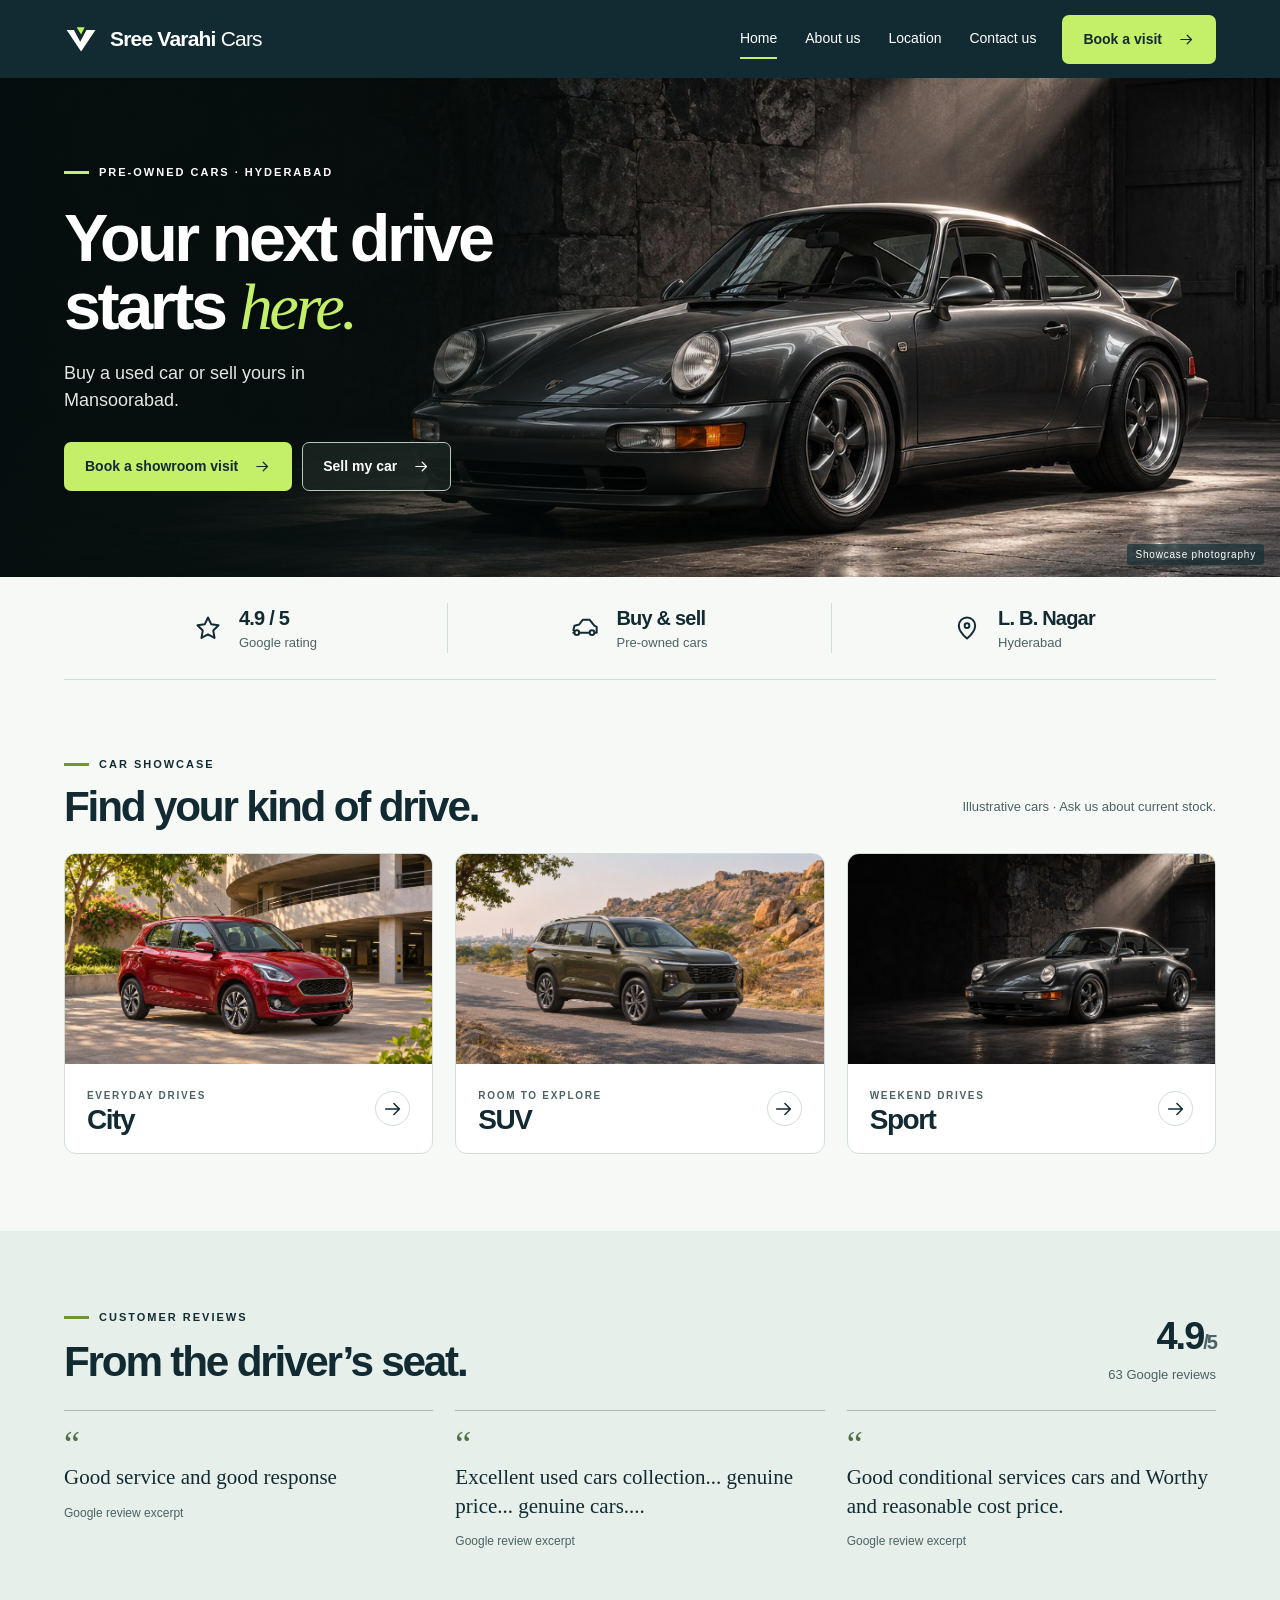
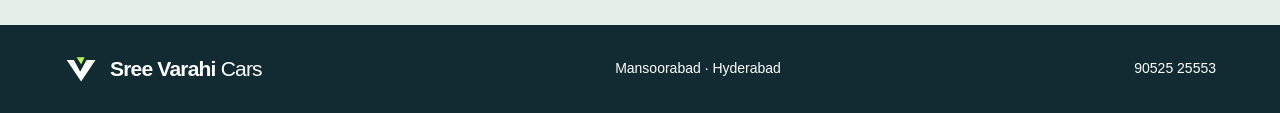
<file: index.html>
<!doctype html><html lang="en"><head><meta charset="utf-8"><meta name="viewport" content="width=device-width,initial-scale=1"><title>Home | Sree Varahi Cars</title><meta name="description" content="Buy or sell a used car with Sree Varahi Cars in Mansoorabad, Hyderabad. Request a showroom visit."><link rel="stylesheet" href="style.css"><script defer src="script.js"></script></head><body><a class="skip" href="#main">Skip to content</a><header><div class="wrap bar"><a class="brand" href="index.html"><span class="mark" aria-hidden="true"><svg viewBox="0 0 40 32"><path d="M3 6h8l7 13 7-13h10L19 30Z" fill="currentColor"/><path d="M14 3h9l-4 8Z" fill="#bcf459"/></svg></span><span>Sree Varahi <b>Cars</b></span></a><nav aria-label="Main navigation"><a href="index.html" aria-current="page">Home</a><a href="about.html" >About us</a><a href="location.html" >Location</a><a href="contact.html" >Contact us</a></nav><a class="btn " href="enquiry.html">Book a visit<svg aria-hidden="true" viewBox="0 0 24 24"><path d="M4 12h15m-6-6 6 6-6 6"/></svg></a></div></header><main id="main"><section class="hero"><div class="heroCopy"><div class="ey"><i></i>Pre-owned cars · Hyderabad</div><h1>Your next drive<br>starts <em>here.</em></h1><p>Buy a used car or sell yours in Mansoorabad.</p><div class="actions"><a class="btn " href="enquiry.html">Book a showroom visit<svg aria-hidden="true" viewBox="0 0 24 24"><path d="M4 12h15m-6-6 6 6-6 6"/></svg></a><a class="btn secondary" href="enquiry.html?type=sell">Sell my car<svg aria-hidden="true" viewBox="0 0 24 24"><path d="M4 12h15m-6-6 6 6-6 6"/></svg></a></div></div><figure><img src="images/hero.jpg" alt="Illustrative sports car"><figcaption>Showcase photography</figcaption></figure></section><div class="wrap"><div class="stats"><div><svg aria-hidden="true" viewBox="0 0 24 24"><path d="m12 3 2.7 5.7 6.3 1-4.5 4.5 1.1 6.3-5.6-3-5.6 3 1.1-6.3L3 9.7l6.3-1Z"/></svg><span><strong>4.9 / 5</strong><small>Google rating</small></span></div><div><svg aria-hidden="true" viewBox="0 0 24 24"><path d="m2 14 1-4 4-1 3-4h6l4 5 2 1v5h-2m-13 0h9m-14 0h1m4 0a2 2 0 1 1-4 0 2 2 0 0 1 4 0Zm13 0a2 2 0 1 1-4 0 2 2 0 0 1 4 0Z"/></svg><span><strong>Buy & sell</strong><small>Pre-owned cars</small></span></div><div><svg aria-hidden="true" viewBox="0 0 24 24"><path d="M19 10c0 5-7 11-7 11S5 15 5 10a7 7 0 1 1 14 0ZM14 10a2 2 0 1 1-4 0 2 2 0 0 1 4 0Z"/></svg><span><strong>L. B. Nagar</strong><small>Hyderabad</small></span></div></div></div><section class="pad wrap"><div class="ey"><i></i>Car showcase</div><div class="sectionhead"><h2>Find your kind of drive.</h2><p>Illustrative cars · Ask us about current stock.</p></div><div class="cars"><a class="card" href="enquiry.html?type=buy&amp;interest=City"><img src="images/city.jpg" alt="Illustrative city vehicle"><div><div><small>Everyday drives</small><h3>City</h3></div><span class="circle"><svg aria-hidden="true" viewBox="0 0 24 24"><path d="M4 12h15m-6-6 6 6-6 6"/></svg></span></div></a><a class="card" href="enquiry.html?type=buy&amp;interest=SUV"><img src="images/suv.jpg" alt="Illustrative suv vehicle"><div><div><small>Room to explore</small><h3>SUV</h3></div><span class="circle"><svg aria-hidden="true" viewBox="0 0 24 24"><path d="M4 12h15m-6-6 6 6-6 6"/></svg></span></div></a><a class="card" href="enquiry.html?type=buy&amp;interest=Sport"><img src="images/hero.jpg" alt="Illustrative sport vehicle"><div><div><small>Weekend drives</small><h3>Sport</h3></div><span class="circle"><svg aria-hidden="true" viewBox="0 0 24 24"><path d="M4 12h15m-6-6 6 6-6 6"/></svg></span></div></a></div></section><section class="reviews pad"><div class="wrap"><div class="reviewhead"><div><div class="ey"><i></i>Customer reviews</div><h2>From the driver’s seat.</h2></div><div class="score"><strong>4.9<span>/5</span></strong><small>63 Google reviews</small></div></div><div class="quotes"><blockquote><span aria-hidden="true">“</span><p>Good service and good response</p><cite>Google review excerpt</cite></blockquote><blockquote><span aria-hidden="true">“</span><p>Excellent used cars collection... genuine price... genuine cars....</p><cite>Google review excerpt</cite></blockquote><blockquote><span aria-hidden="true">“</span><p>Good conditional services cars and Worthy and reasonable cost price.</p><cite>Google review excerpt</cite></blockquote></div></div></section></main><footer><div class="wrap foot"><a class="brand" href="index.html"><span class="mark" aria-hidden="true"><svg viewBox="0 0 40 32"><path d="M3 6h8l7 13 7-13h10L19 30Z" fill="currentColor"/><path d="M14 3h9l-4 8Z" fill="#bcf459"/></svg></span><span>Sree Varahi <b>Cars</b></span></a><span>Mansoorabad · Hyderabad</span><a href="tel:+919052525553">90525 25553</a></div></footer></body></html>
</file>
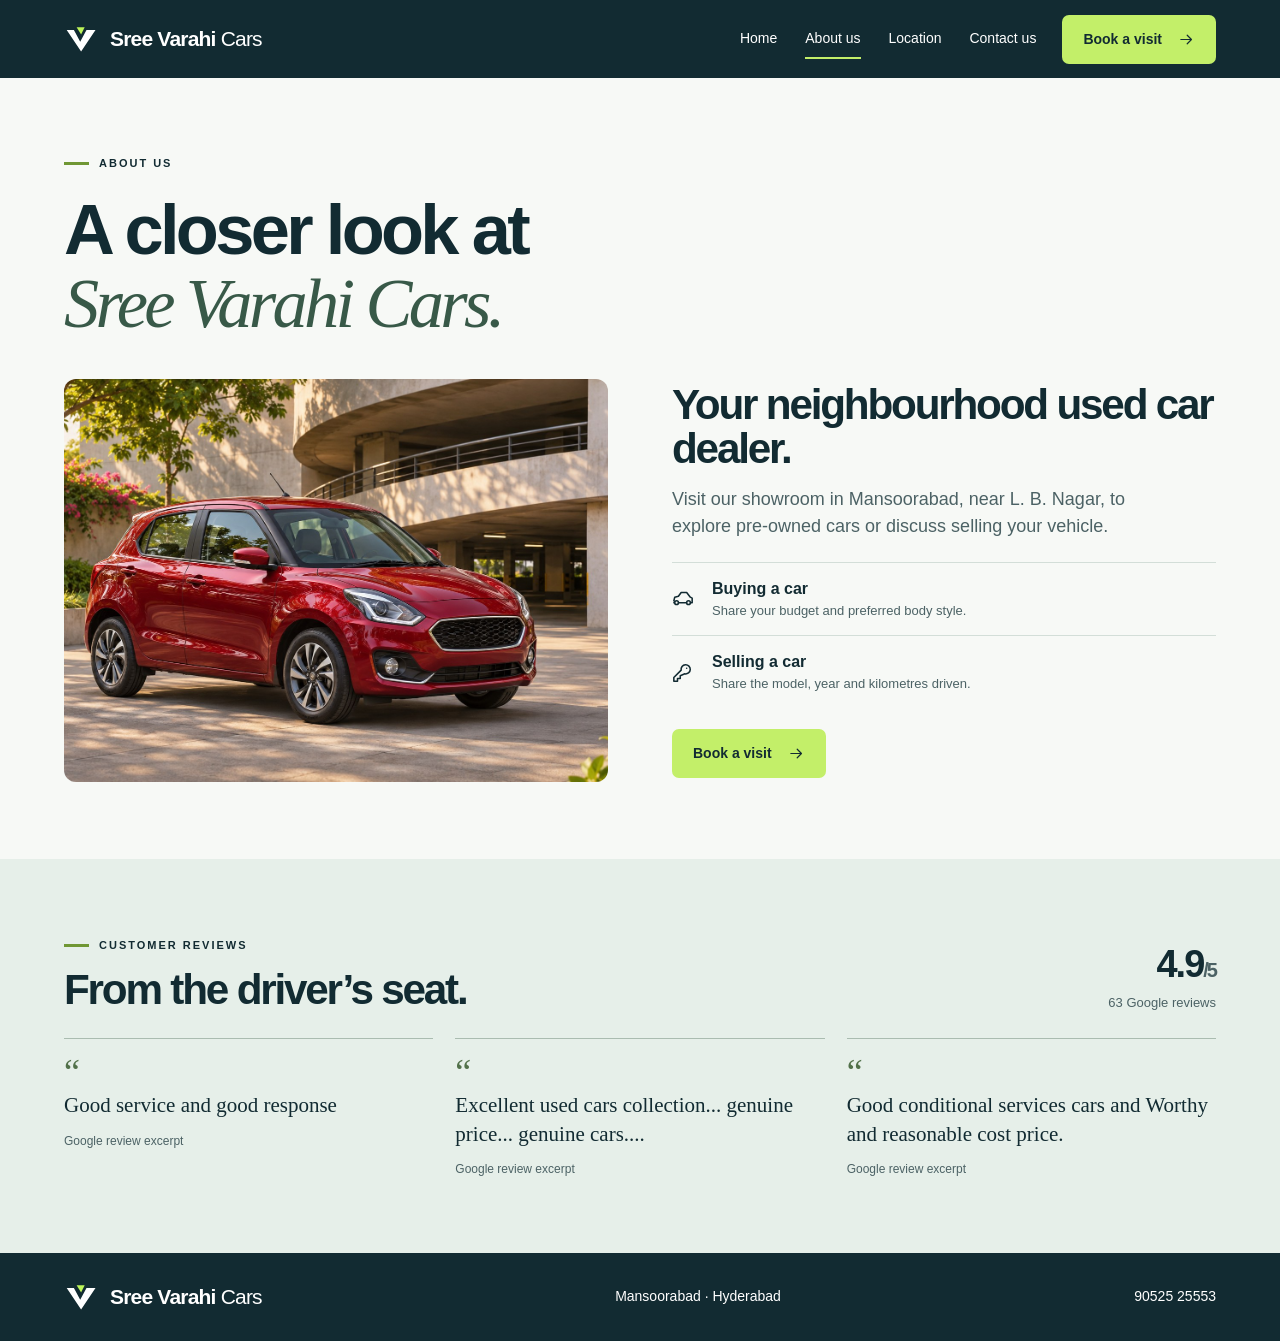
<file: about.html>
<!doctype html><html lang="en"><head><meta charset="utf-8"><meta name="viewport" content="width=device-width,initial-scale=1"><title>About us | Sree Varahi Cars</title><meta name="description" content="Buy or sell a used car with Sree Varahi Cars in Mansoorabad, Hyderabad. Request a showroom visit."><link rel="stylesheet" href="style.css"><script defer src="script.js"></script></head><body><a class="skip" href="#main">Skip to content</a><header><div class="wrap bar"><a class="brand" href="index.html"><span class="mark" aria-hidden="true"><svg viewBox="0 0 40 32"><path d="M3 6h8l7 13 7-13h10L19 30Z" fill="currentColor"/><path d="M14 3h9l-4 8Z" fill="#bcf459"/></svg></span><span>Sree Varahi <b>Cars</b></span></a><nav aria-label="Main navigation"><a href="index.html" >Home</a><a href="about.html" aria-current="page">About us</a><a href="location.html" >Location</a><a href="contact.html" >Contact us</a></nav><a class="btn " href="enquiry.html">Book a visit<svg aria-hidden="true" viewBox="0 0 24 24"><path d="M4 12h15m-6-6 6 6-6 6"/></svg></a></div></header><main id="main"><section class="wrap pad"><div class="ey"><i></i>About us</div><h1>A closer look at<br><em>Sree Varahi Cars.</em></h1><div class="split"><div class="feature"><img src="images/city.jpg" alt="Illustrative city car"></div><div><h2>Your neighbourhood used car dealer.</h2><p>Visit our showroom in Mansoorabad, near L. B. Nagar, to explore pre-owned cars or discuss selling your vehicle.</p><div class="rows"><div><svg aria-hidden="true" viewBox="0 0 24 24"><path d="m2 14 1-4 4-1 3-4h6l4 5 2 1v5h-2m-13 0h9m-14 0h1m4 0a2 2 0 1 1-4 0 2 2 0 0 1 4 0Zm13 0a2 2 0 1 1-4 0 2 2 0 0 1 4 0Z"/></svg><span><b>Buying a car</b><small>Share your budget and preferred body style.</small></span></div><div><svg aria-hidden="true" viewBox="0 0 24 24"><path d="M14 14a5 5 0 1 0-4-4L2 18v4h4v-3h3v-3ZM16 8h.01"/></svg><span><b>Selling a car</b><small>Share the model, year and kilometres driven.</small></span></div></div><a class="btn " href="enquiry.html">Book a visit<svg aria-hidden="true" viewBox="0 0 24 24"><path d="M4 12h15m-6-6 6 6-6 6"/></svg></a></div></div></section><section class="reviews pad"><div class="wrap"><div class="reviewhead"><div><div class="ey"><i></i>Customer reviews</div><h2>From the driver’s seat.</h2></div><div class="score"><strong>4.9<span>/5</span></strong><small>63 Google reviews</small></div></div><div class="quotes"><blockquote><span aria-hidden="true">“</span><p>Good service and good response</p><cite>Google review excerpt</cite></blockquote><blockquote><span aria-hidden="true">“</span><p>Excellent used cars collection... genuine price... genuine cars....</p><cite>Google review excerpt</cite></blockquote><blockquote><span aria-hidden="true">“</span><p>Good conditional services cars and Worthy and reasonable cost price.</p><cite>Google review excerpt</cite></blockquote></div></div></section></main><footer><div class="wrap foot"><a class="brand" href="index.html"><span class="mark" aria-hidden="true"><svg viewBox="0 0 40 32"><path d="M3 6h8l7 13 7-13h10L19 30Z" fill="currentColor"/><path d="M14 3h9l-4 8Z" fill="#bcf459"/></svg></span><span>Sree Varahi <b>Cars</b></span></a><span>Mansoorabad · Hyderabad</span><a href="tel:+919052525553">90525 25553</a></div></footer></body></html>
</file>
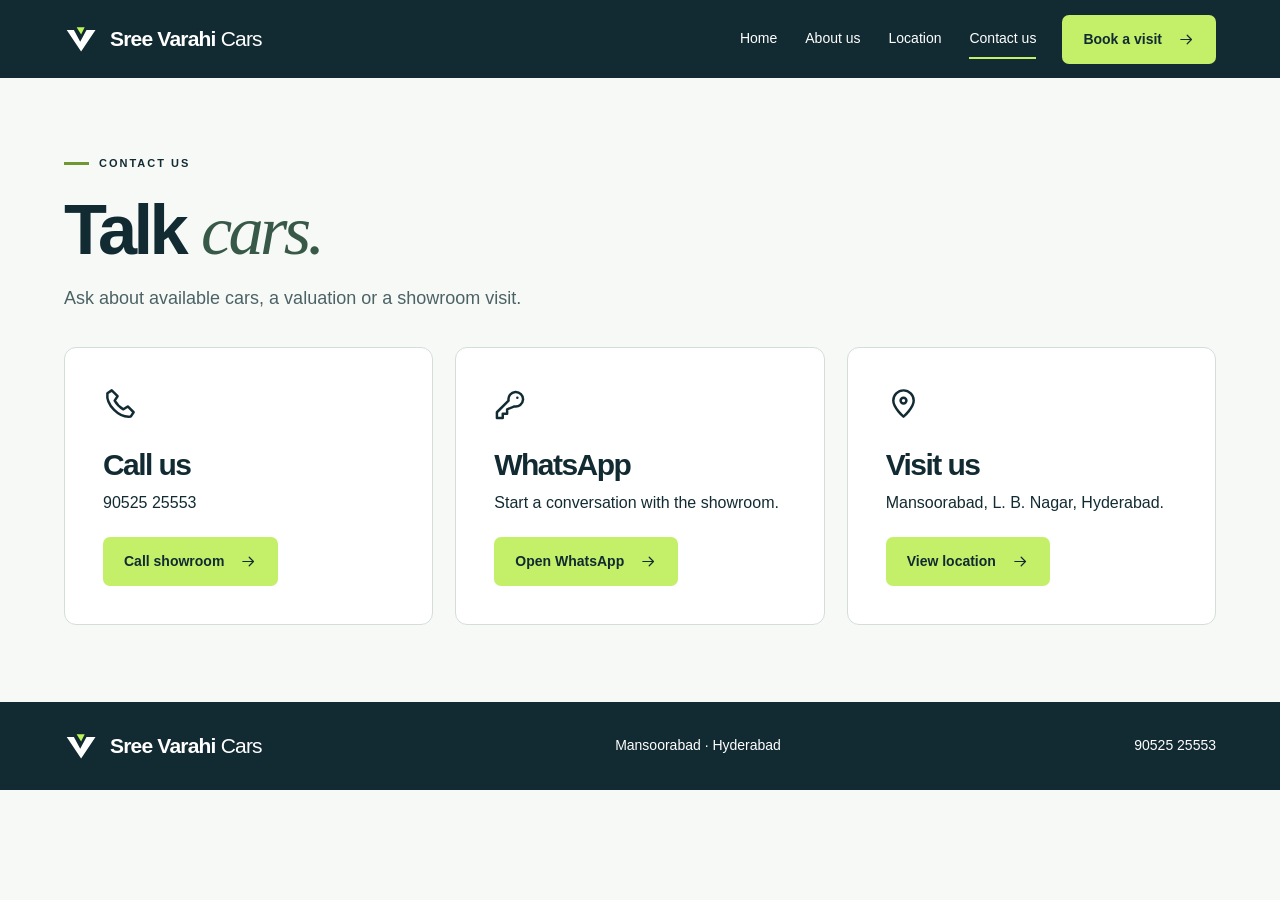
<file: contact.html>
<!doctype html><html lang="en"><head><meta charset="utf-8"><meta name="viewport" content="width=device-width,initial-scale=1"><title>Contact us | Sree Varahi Cars</title><meta name="description" content="Buy or sell a used car with Sree Varahi Cars in Mansoorabad, Hyderabad. Request a showroom visit."><link rel="stylesheet" href="style.css"><script defer src="script.js"></script></head><body><a class="skip" href="#main">Skip to content</a><header><div class="wrap bar"><a class="brand" href="index.html"><span class="mark" aria-hidden="true"><svg viewBox="0 0 40 32"><path d="M3 6h8l7 13 7-13h10L19 30Z" fill="currentColor"/><path d="M14 3h9l-4 8Z" fill="#bcf459"/></svg></span><span>Sree Varahi <b>Cars</b></span></a><nav aria-label="Main navigation"><a href="index.html" >Home</a><a href="about.html" >About us</a><a href="location.html" >Location</a><a href="contact.html" aria-current="page">Contact us</a></nav><a class="btn " href="enquiry.html">Book a visit<svg aria-hidden="true" viewBox="0 0 24 24"><path d="M4 12h15m-6-6 6 6-6 6"/></svg></a></div></header><main id="main"><section class="wrap pad"><div class="ey"><i></i>Contact us</div><h1>Talk <em>cars.</em></h1><p>Ask about available cars, a valuation or a showroom visit.</p><div class="contactgrid"><article><svg aria-hidden="true" viewBox="0 0 24 24"><path d="m6 3 4 4-2 3a16 16 0 0 0 6 6l3-2 4 4-2 3C11 22 2 13 3 5Z"/></svg><h2>Call us</h2><p>90525 25553</p><a class="btn " href="tel:+919052525553">Call showroom<svg aria-hidden="true" viewBox="0 0 24 24"><path d="M4 12h15m-6-6 6 6-6 6"/></svg></a></article><article><svg aria-hidden="true" viewBox="0 0 24 24"><path d="M14 14a5 5 0 1 0-4-4L2 18v4h4v-3h3v-3ZM16 8h.01"/></svg><h2>WhatsApp</h2><p>Start a conversation with the showroom.</p><a class="btn " href="https://wa.me/919052525553">Open WhatsApp<svg aria-hidden="true" viewBox="0 0 24 24"><path d="M4 12h15m-6-6 6 6-6 6"/></svg></a></article><article><svg aria-hidden="true" viewBox="0 0 24 24"><path d="M19 10c0 5-7 11-7 11S5 15 5 10a7 7 0 1 1 14 0ZM14 10a2 2 0 1 1-4 0 2 2 0 0 1 4 0Z"/></svg><h2>Visit us</h2><p>Mansoorabad, L. B. Nagar, Hyderabad.</p><a class="btn " href="location.html">View location<svg aria-hidden="true" viewBox="0 0 24 24"><path d="M4 12h15m-6-6 6 6-6 6"/></svg></a></article></div></section></main><footer><div class="wrap foot"><a class="brand" href="index.html"><span class="mark" aria-hidden="true"><svg viewBox="0 0 40 32"><path d="M3 6h8l7 13 7-13h10L19 30Z" fill="currentColor"/><path d="M14 3h9l-4 8Z" fill="#bcf459"/></svg></span><span>Sree Varahi <b>Cars</b></span></a><span>Mansoorabad · Hyderabad</span><a href="tel:+919052525553">90525 25553</a></div></footer></body></html>
</file>
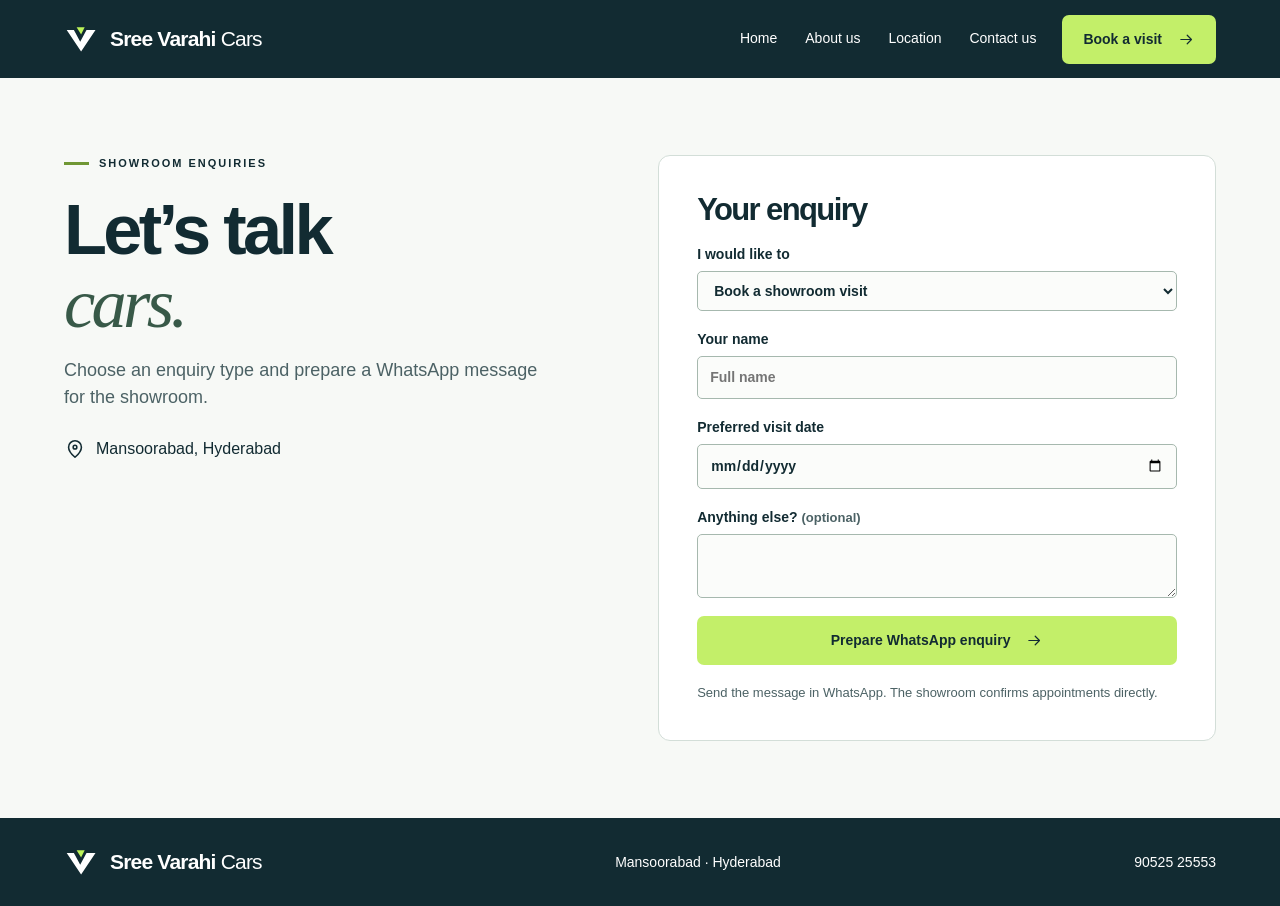
<file: enquiry.html>
<!doctype html><html lang="en"><head><meta charset="utf-8"><meta name="viewport" content="width=device-width,initial-scale=1"><title>Book a visit & enquiries | Sree Varahi Cars</title><meta name="description" content="Buy or sell a used car with Sree Varahi Cars in Mansoorabad, Hyderabad. Request a showroom visit."><link rel="stylesheet" href="style.css"><script defer src="script.js"></script></head><body><a class="skip" href="#main">Skip to content</a><header><div class="wrap bar"><a class="brand" href="index.html"><span class="mark" aria-hidden="true"><svg viewBox="0 0 40 32"><path d="M3 6h8l7 13 7-13h10L19 30Z" fill="currentColor"/><path d="M14 3h9l-4 8Z" fill="#bcf459"/></svg></span><span>Sree Varahi <b>Cars</b></span></a><nav aria-label="Main navigation"><a href="index.html" >Home</a><a href="about.html" >About us</a><a href="location.html" >Location</a><a href="contact.html" >Contact us</a></nav><a class="btn " href="enquiry.html">Book a visit<svg aria-hidden="true" viewBox="0 0 24 24"><path d="M4 12h15m-6-6 6 6-6 6"/></svg></a></div></header><main id="main"><section class="wrap pad enquiries"><aside><div class="ey"><i></i>Showroom enquiries</div><h1>Let’s talk<br><em>cars.</em></h1><p>Choose an enquiry type and prepare a WhatsApp message for the showroom.</p><div class="mini"><svg aria-hidden="true" viewBox="0 0 24 24"><path d="M19 10c0 5-7 11-7 11S5 15 5 10a7 7 0 1 1 14 0ZM14 10a2 2 0 1 1-4 0 2 2 0 0 1 4 0Z"/></svg> Mansoorabad, Hyderabad</div></aside><form id="enquiry"><h2>Your enquiry</h2><label>I would like to<select name="type" id="type"><option value="visit">Book a showroom visit</option><option value="buy">Enquire about buying a car</option><option value="sell">Enquire about selling my car</option></select></label><label>Your name<input name="name" required maxlength="80" autocomplete="name" placeholder="Full name"></label><label data-mode="visit">Preferred visit date<input type="date" name="date"></label><label data-mode="buy">Car preference<input name="interest" maxlength="120" placeholder="e.g. SUV under ₹8 lakh"></label><label data-mode="sell">Make, model and year<input name="model" maxlength="120" placeholder="e.g. Maruti Swift, 2020"></label><label data-mode="sell">Kilometres driven<input type="number" name="km" min="0" step="1" placeholder="e.g. 42000"></label><label>Anything else? <small>(optional)</small><textarea name="note" rows="2" maxlength="500"></textarea></label><button class="btn" type="submit">Prepare WhatsApp enquiry <svg aria-hidden="true" viewBox="0 0 24 24"><path d="M4 12h15m-6-6 6 6-6 6"/></svg></button><small>Send the message in WhatsApp. The showroom confirms appointments directly.</small><div id="draft" hidden aria-live="polite"><b>Your message is ready</b><p id="preview"></p><a id="send" class="btn" target="_blank" rel="noopener">Open WhatsApp</a></div></form></section></main><footer><div class="wrap foot"><a class="brand" href="index.html"><span class="mark" aria-hidden="true"><svg viewBox="0 0 40 32"><path d="M3 6h8l7 13 7-13h10L19 30Z" fill="currentColor"/><path d="M14 3h9l-4 8Z" fill="#bcf459"/></svg></span><span>Sree Varahi <b>Cars</b></span></a><span>Mansoorabad · Hyderabad</span><a href="tel:+919052525553">90525 25553</a></div></footer></body></html>
</file>
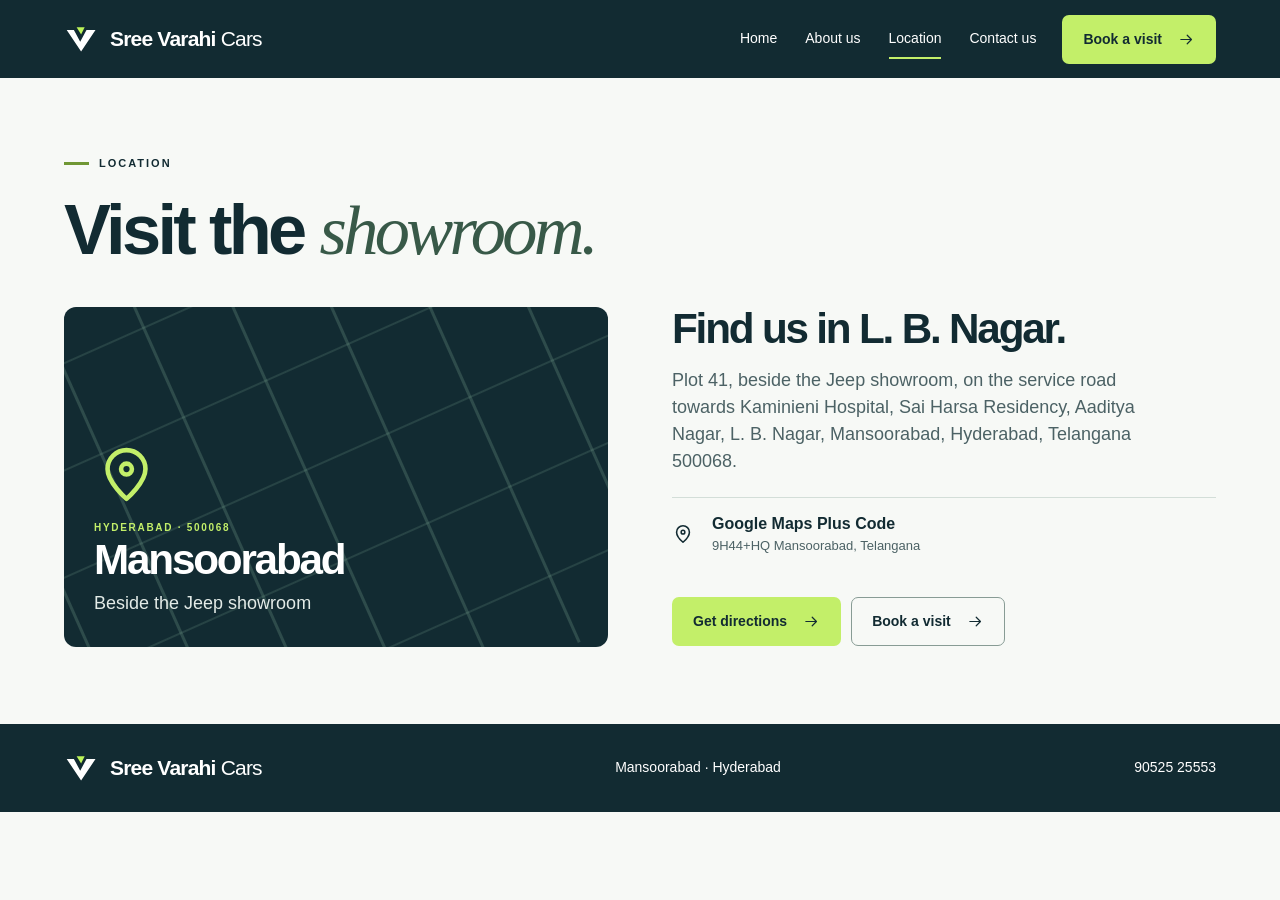
<file: location.html>
<!doctype html><html lang="en"><head><meta charset="utf-8"><meta name="viewport" content="width=device-width,initial-scale=1"><title>Location | Sree Varahi Cars</title><meta name="description" content="Buy or sell a used car with Sree Varahi Cars in Mansoorabad, Hyderabad. Request a showroom visit."><link rel="stylesheet" href="style.css"><script defer src="script.js"></script></head><body><a class="skip" href="#main">Skip to content</a><header><div class="wrap bar"><a class="brand" href="index.html"><span class="mark" aria-hidden="true"><svg viewBox="0 0 40 32"><path d="M3 6h8l7 13 7-13h10L19 30Z" fill="currentColor"/><path d="M14 3h9l-4 8Z" fill="#bcf459"/></svg></span><span>Sree Varahi <b>Cars</b></span></a><nav aria-label="Main navigation"><a href="index.html" >Home</a><a href="about.html" >About us</a><a href="location.html" aria-current="page">Location</a><a href="contact.html" >Contact us</a></nav><a class="btn " href="enquiry.html">Book a visit<svg aria-hidden="true" viewBox="0 0 24 24"><path d="M4 12h15m-6-6 6 6-6 6"/></svg></a></div></header><main id="main"><section class="wrap pad"><div class="ey"><i></i>Location</div><h1>Visit the <em>showroom.</em></h1><div class="split"><div class="direction"><div class="track" aria-hidden="true"></div><span class="bigpin"><svg aria-hidden="true" viewBox="0 0 24 24"><path d="M19 10c0 5-7 11-7 11S5 15 5 10a7 7 0 1 1 14 0ZM14 10a2 2 0 1 1-4 0 2 2 0 0 1 4 0Z"/></svg></span><div><small>Hyderabad · 500068</small><h2>Mansoorabad</h2><p>Beside the Jeep showroom</p></div></div><div><h2>Find us in L. B. Nagar.</h2><p>Plot 41, beside the Jeep showroom, on the service road towards Kaminieni Hospital, Sai Harsa Residency, Aaditya Nagar, L. B. Nagar, Mansoorabad, Hyderabad, Telangana 500068.</p><div class="rows"><div><svg aria-hidden="true" viewBox="0 0 24 24"><path d="M19 10c0 5-7 11-7 11S5 15 5 10a7 7 0 1 1 14 0ZM14 10a2 2 0 1 1-4 0 2 2 0 0 1 4 0Z"/></svg><span><b>Google Maps Plus Code</b><small>9H44+HQ Mansoorabad, Telangana</small></span></div></div><div class="actions"><a class="btn " href="https://www.google.com/maps/search/?api=1&query=Sree%20Varahi%20Cars%2C%20Plot%2041%2C%20Mansoorabad%2C%20Hyderabad%20500068">Get directions<svg aria-hidden="true" viewBox="0 0 24 24"><path d="M4 12h15m-6-6 6 6-6 6"/></svg></a><a class="btn secondary" href="enquiry.html">Book a visit<svg aria-hidden="true" viewBox="0 0 24 24"><path d="M4 12h15m-6-6 6 6-6 6"/></svg></a></div></div></div></section></main><footer><div class="wrap foot"><a class="brand" href="index.html"><span class="mark" aria-hidden="true"><svg viewBox="0 0 40 32"><path d="M3 6h8l7 13 7-13h10L19 30Z" fill="currentColor"/><path d="M14 3h9l-4 8Z" fill="#bcf459"/></svg></span><span>Sree Varahi <b>Cars</b></span></a><span>Mansoorabad · Hyderabad</span><a href="tel:+919052525553">90525 25553</a></div></footer></body></html>
</file>
<file: style.css>
:root{--ink:#122b32;--muted:#4c6265;--lime:#c3ef69;--paper:#f7f9f6;--line:#d3ded8;--mist:#e6efe9}
*{box-sizing:border-box}html{color-scheme:light}body{margin:0;font:16px/1.5 "Segoe UI",Arial,sans-serif;color:var(--ink);background:var(--paper)}a{color:inherit;text-decoration:none}button,input,textarea,select{font:inherit}svg{width:22px;height:22px;fill:none;stroke:currentColor;stroke-linecap:round;stroke-linejoin:round;stroke-width:1.7;flex:none}a:focus-visible,button:focus-visible,input:focus-visible,textarea:focus-visible,select:focus-visible{outline:3px solid #3782a1;outline-offset:4px}.skip{position:absolute;left:10px;top:-100px;background:white;padding:12px;z-index:8}.skip:focus{top:0}.wrap{width:min(1250px,90%);margin-inline:auto}header{background:var(--ink);color:white}.bar,.foot,.brand,nav,.btn,.actions,.ey,.sectionhead,.reviewhead,.rows>div,.mini{display:flex;align-items:center}.bar{min-height:78px;gap:26px}.brand{gap:10px;white-space:nowrap;font-weight:650;font-size:21px;letter-spacing:-.8px}.brand b{font-weight:360}.mark{display:grid;place-items:center}.mark svg{width:36px;height:32px;stroke:none}nav{margin-left:auto;gap:28px}nav a{font-size:14px;padding:8px 0;border-bottom:2px solid transparent}nav a[aria-current],nav a:hover{border-color:var(--lime)}.btn{display:inline-flex;justify-content:center;gap:16px;background:var(--lime);color:var(--ink);border-radius:7px;border:1px solid transparent;padding:13px 20px;font-size:14px;font-weight:700;cursor:pointer;transition:background .15s}.btn:hover{background:#afd95a}.btn svg{width:17px;height:17px}.secondary{background:transparent;border-color:#889c95}.secondary:hover{background:white}.hero{display:grid;grid-template-columns:46% 54%;background:var(--mist)}.heroCopy{padding:clamp(45px,6vw,100px) 22px clamp(45px,6vw,100px) max(5vw,calc((100vw - 1250px)/2));align-self:center}.ey{font-size:11px;text-transform:uppercase;letter-spacing:2px;gap:10px;font-weight:750}.ey i{height:3px;width:25px;background:#709734}.hero figure{position:relative;margin:0;min-height:400px}.hero figure img,.feature img,.card img{width:100%;height:100%;display:block;object-fit:cover}.hero figure img{position:absolute}.hero figcaption{position:absolute;right:16px;bottom:12px;font-size:10px;letter-spacing:.8px;color:white;background:#142d32ad;padding:3px 8px;border-radius:3px}h1,h2,h3,p,blockquote{margin:0}h1,h2,h3{line-height:1.03;letter-spacing:-.052em}h1{font-size:clamp(52px,5.5vw,88px);font-weight:650;margin:23px 0 18px}em{font-family:Georgia,serif;font-weight:400;color:#385948}h2{font-size:clamp(32px,3.3vw,50px);font-weight:620}h3{font-size:28px;font-weight:650}.hero p,.pad>p,.split p,.enquiries aside p{color:var(--muted);font-size:18px;max-width:48ch}.actions{gap:10px;flex-wrap:wrap;margin-top:28px}.stats{display:grid;grid-template-columns:repeat(3,1fr);border-bottom:1px solid var(--line);padding:26px 0}.stats>div{display:flex;align-items:center;gap:17px;justify-content:center;border-right:1px solid var(--line)}.stats>div:last-child{border:0}.stats svg{width:28px;height:28px}.stats strong,.stats small,.score small,.rows small{display:block}.stats strong{font-size:20px;letter-spacing:-.04em}small,.sectionhead p{font-size:13px;color:var(--muted)}.pad{padding-block:clamp(48px,6vw,88px)}.sectionhead,.reviewhead{justify-content:space-between;gap:18px}.sectionhead{margin:12px 0 25px}.cars,.quotes,.contactgrid{display:grid;grid-template-columns:repeat(3,minmax(0,1fr));gap:22px}.card{background:white;border:1px solid var(--line);border-radius:12px;overflow:hidden}.card:hover{border-color:#6c897a}.card img{aspect-ratio:1.75;height:auto}.card>div{display:flex;align-items:center;justify-content:space-between;padding:18px 22px}.card small,.direction small{font-size:10px;letter-spacing:1.7px;text-transform:uppercase;font-weight:750}.circle{border:1px solid var(--line);border-radius:50%;height:35px;width:35px;display:grid;place-items:center}.reviews{background:var(--mist)}.reviews h2{margin-top:14px}.score{text-align:right}.score strong{font-size:38px;letter-spacing:-2px}.score strong span{font-size:20px;color:var(--muted)}.quotes{margin-top:26px}.quotes blockquote{border-top:1px solid #aabcb0;padding:15px 8px 0 0}.quotes blockquote>span{font:36px/1 Georgia;color:#52714a}.quotes p{font:21px/1.35 Georgia,serif}.quotes cite{display:block;font:12px Arial;color:var(--muted);margin-top:14px}.foot{gap:25px;justify-content:space-between;padding-block:28px;flex-wrap:wrap}footer{background:var(--ink);color:white;font-size:14px}.split{display:grid;grid-template-columns:1fr 1fr;gap:clamp(25px,5vw,80px);align-items:center;margin-top:40px}.split p{margin:16px 0}.feature{aspect-ratio:1.35;border-radius:12px;overflow:hidden}.rows{margin:22px 0}.rows>div{gap:18px;border-top:1px solid var(--line);padding:14px 0}.direction{min-height:340px;position:relative;isolation:isolate;overflow:hidden;background:var(--ink);color:white;display:flex;flex-direction:column;justify-content:flex-end;padding:30px;border-radius:12px}.direction p{margin:8px 0 0;color:#e3ebe7}.direction small{color:var(--lime)}.bigpin svg{width:65px;height:65px;color:var(--lime)}.track{position:absolute;inset:-80px;transform:rotate(-24deg);background:repeating-linear-gradient(90deg,transparent 0 55px,#80ac9540 56px 58px,transparent 59px 90px),repeating-linear-gradient(0deg,transparent 0 71px,#80ac9530 72px 73px,transparent 74px 98px);z-index:-1}.contactgrid{margin-top:35px}.contactgrid article,form{background:white;border:1px solid var(--line);border-radius:12px;padding:clamp(20px,3vw,38px)}.contactgrid article>svg{width:35px;height:35px}.contactgrid h2{font-size:30px;margin:22px 0 10px}.contactgrid p{margin-bottom:22px}.enquiries{display:grid;grid-template-columns:.9fr 1fr;gap:8%;align-items:start}.mini{margin-top:26px;gap:10px}.enquiries form{display:grid;gap:18px}form h2{font-size:31px}label{display:block;font-size:14px;font-weight:650}input,select,textarea{display:block;width:100%;color:var(--ink);background:#fbfcfa;border:1px solid #a6b8ae;border-radius:5px;padding:10px 12px;margin-top:6px}textarea{resize:vertical}[hidden]{display:none!important}#draft{background:var(--mist);padding:18px;border-radius:8px}#preview{white-space:pre-line;margin:12px 0;overflow-wrap:anywhere}
@media(max-width:850px){.bar{gap:15px}nav{gap:15px}.heroCopy .actions{align-items:flex-start}.heroCopy .btn{padding:10px 13px}.sectionhead{align-items:flex-start;flex-direction:column}.cars,.quotes,.contactgrid{gap:12px}.contactgrid article{padding:18px}.brand{font-size:18px}}
@media(max-width:700px){.bar{flex-wrap:wrap;padding-top:12px;justify-content:space-between;gap:6px}.bar>.btn{padding:8px 12px}nav{width:100%;order:3;justify-content:space-between;margin:0;gap:8px}nav a{font-size:13px}.hero{grid-template-columns:1fr}.heroCopy{padding:42px 5% 32px}.hero figure{min-height:0;aspect-ratio:1.9}.stats{padding:16px 0}.stats>div{flex-direction:column;gap:4px;text-align:center}.stats svg{width:20px;height:20px}.stats strong{font-size:15px}.stats small{font-size:11px}.cars,.quotes,.contactgrid,.split,.enquiries{grid-template-columns:1fr}.cars{gap:20px}.card img{aspect-ratio:2}.reviewhead{align-items:flex-end}.reviewhead h2{max-width:10ch}.score{flex-shrink:0}.quotes{gap:18px}.quotes p{font-size:19px}.foot{gap:12px}.foot .brand{width:100%}.enquiries{gap:24px}.split{margin-top:24px}.direction{min-height:260px}h1{font-size:clamp(46px,10vw,66px)}}
@media(min-width:701px){
  .hero{position:relative;isolation:isolate;display:flex;min-height:clamp(430px,39vw,650px);background:#111614;color:white}
  .hero figure{position:absolute;inset:0;z-index:-1}
  .hero figure img{object-position:center 57%}
  .hero figure::after{content:"";position:absolute;inset:0;background:linear-gradient(90deg,rgba(5,14,14,.94),rgba(6,16,15,.78) 23%,rgba(5,14,14,.12) 52%,transparent 72%)}
  .hero figcaption{z-index:1}
  .heroCopy{padding-top:45px;padding-bottom:45px}
  .hero h1{font-size:clamp(48px,5.2vw,85px)}
  .hero em{color:var(--lime)}
  .hero .ey i{background:var(--lime)}
  .hero p{color:#e1e8e3;max-width:31ch}
  .hero .secondary{color:white;border-color:#b6c6bb;background:#1e2925b0}
  .hero .secondary:hover{background:#3e4a43}
}
</file>
